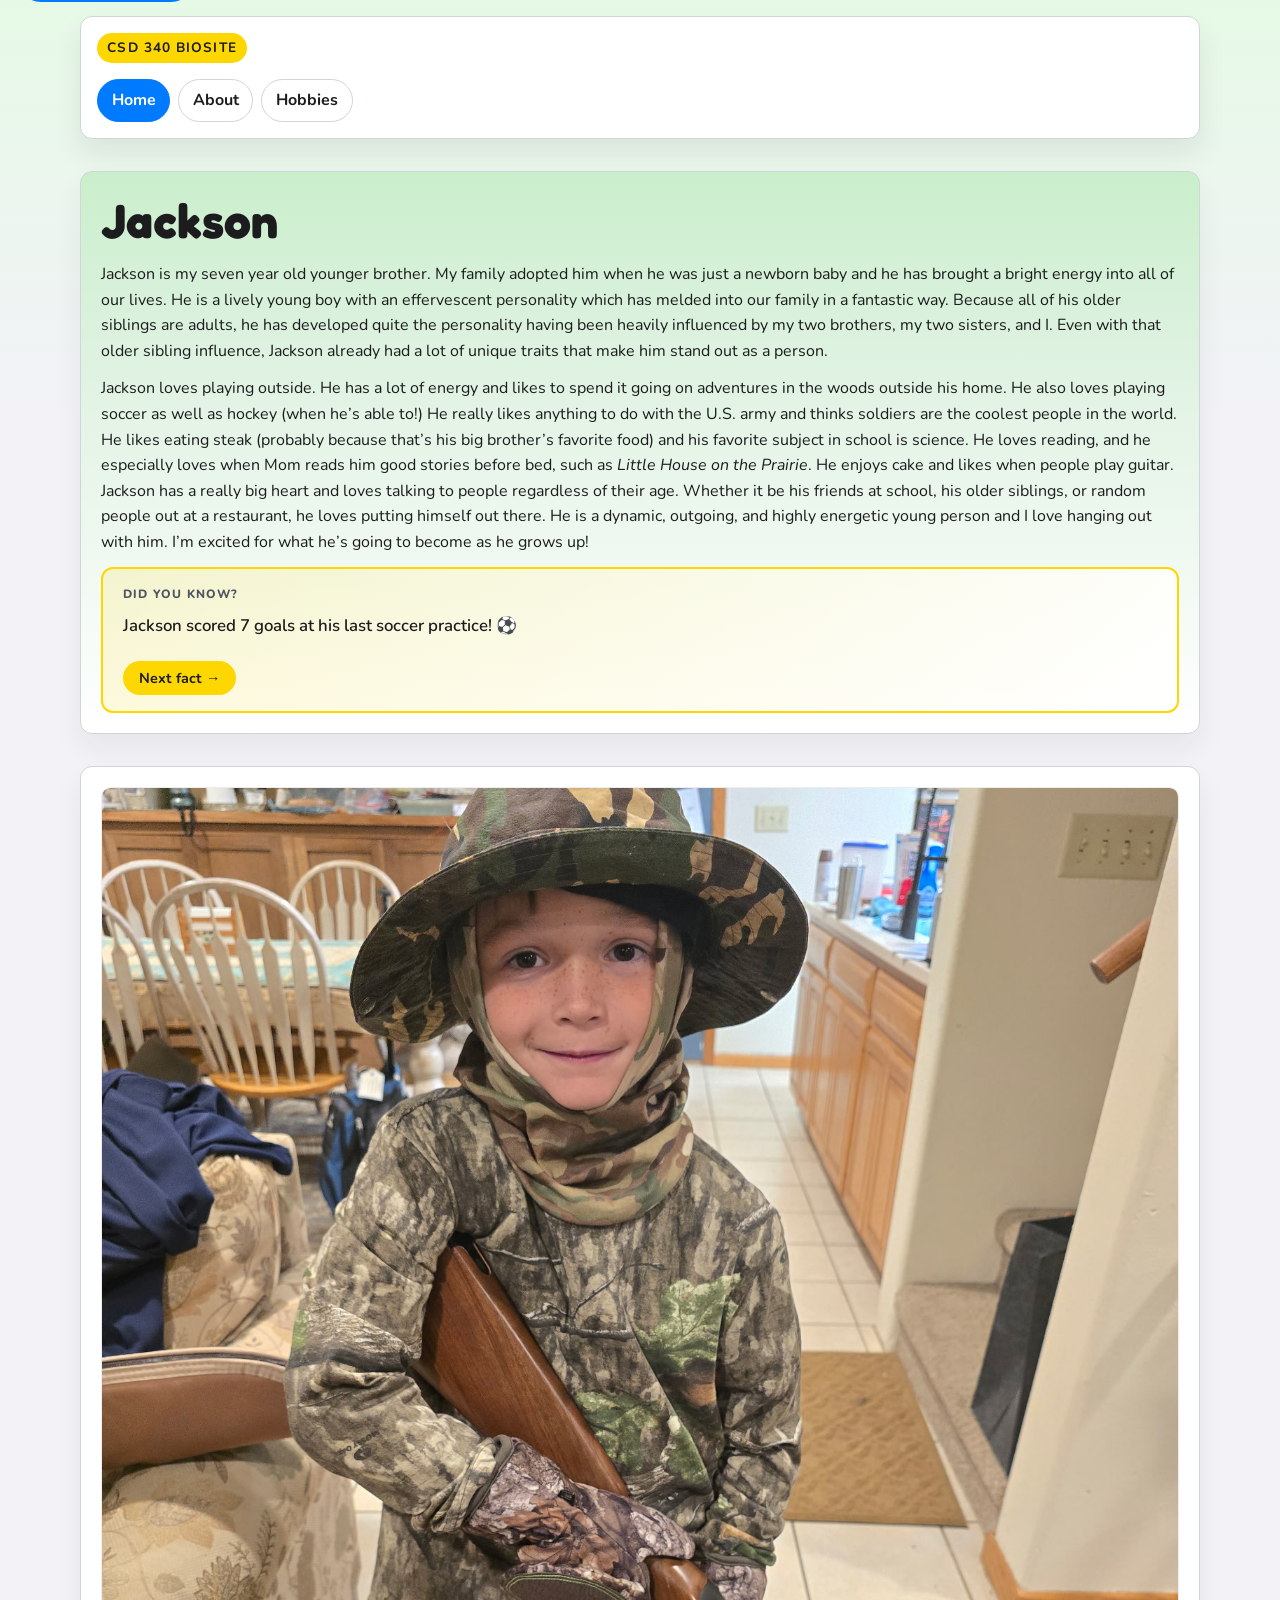
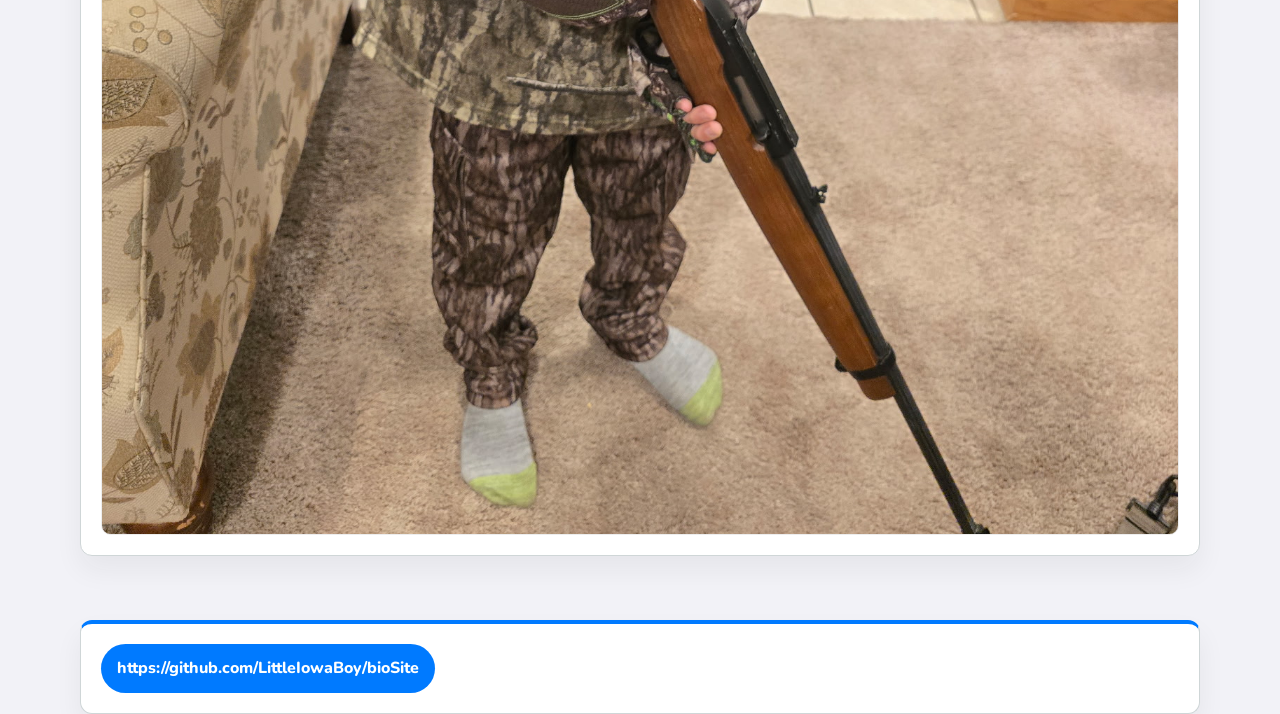
<file: index.html>
<!DOCTYPE html>
<html lang="en">
<head>
  <meta charset="UTF-8">
  <meta name="viewport" content="width=device-width, initial-scale=1.0">
  <meta name="description" content="Meet Jackson, a lively seven-year-old with a big heart, a love of adventure, and an energy that lights up every room.">
  <title>Jackson's bioSite | Home</title>
  <link rel="stylesheet" href="site.css">
</head>
<body>
  <a class="skip-link" href="#main-content">Skip to main content</a>
  <header class="site-header">
    <div class="site-shell header-bar">
      <div class="brand-block">
        <p class="page-tag">CSD 340 bioSite</p>
      </div>
      <nav aria-label="Primary navigation">
        <ul class="nav-list">
          <li><a aria-current="page" href="index.html">Home</a></li>
          <li><a href="about.html">About</a></li>
          <li><a href="hobbies.html">Hobbies</a></li>
        </ul>
      </nav>
    </div>
  </header>

  <main id="main-content">
    <section class="site-shell hero">
      <div class="hero-copy">
        <h1>Jackson</h1>
        <p>Jackson is my seven year old younger brother. My family adopted him when he was just a newborn baby and he has brought a bright energy into all of our lives. He is a lively young boy with an effervescent personality which has melded into our family in a fantastic way. Because all of his older siblings are adults, he has developed quite the personality having been heavily influenced by my two brothers, my two sisters, and I. Even with that older sibling influence, Jackson already had a lot of unique traits that make him stand out as a person.</p>
        <p>Jackson loves playing outside. He has a lot of energy and likes to spend it going on adventures in the woods outside his home. He also loves playing soccer as well as hockey (when he&rsquo;s able to!) He really likes anything to do with the U.S. army and thinks soldiers are the coolest people in the world. He likes eating steak (probably because that&rsquo;s his big brother&rsquo;s favorite food) and his favorite subject in school is science. He loves reading, and he especially loves when Mom reads him good stories before bed, such as <em>Little House on the Prairie</em>. He enjoys cake and likes when people play guitar. Jackson has a really big heart and loves talking to people regardless of their age. Whether it be his friends at school, his older siblings, or random people out at a restaurant, he loves putting himself out there. He is a dynamic, outgoing, and highly energetic young person and I love hanging out with him. I&rsquo;m excited for what he&rsquo;s going to become as he grows up!</p>
        <div class="fact-rotator" id="fact-rotator" aria-live="polite">
          <span class="fact-label">Did you know?</span>
          <p class="fact-text" id="fact-text">Jackson scored 7 goals at his last soccer practice! &#x26BD;</p>
          <button class="fact-btn" id="fact-next">Next fact &rarr;</button>
        </div>
      </div>
    </section>

    <section class="site-shell section-block">
      <div class="card-grid">
        <figure class="content-card media-figure">
          <img src="images/jackson.jpg" alt="Jackson is my seven year old younger brother.">
        </figure>
      </div>
    </section>
  </main>

  <footer class="site-shell">
    <div class="footer-card">
      <a class="external-link" href="https://github.com/LittleIowaBoy/bioSite" target="_blank" rel="noopener noreferrer">https://github.com/LittleIowaBoy/bioSite</a>
    </div>
  </footer>
  <script src="site.js"></script>
</body>
</html>
</file>
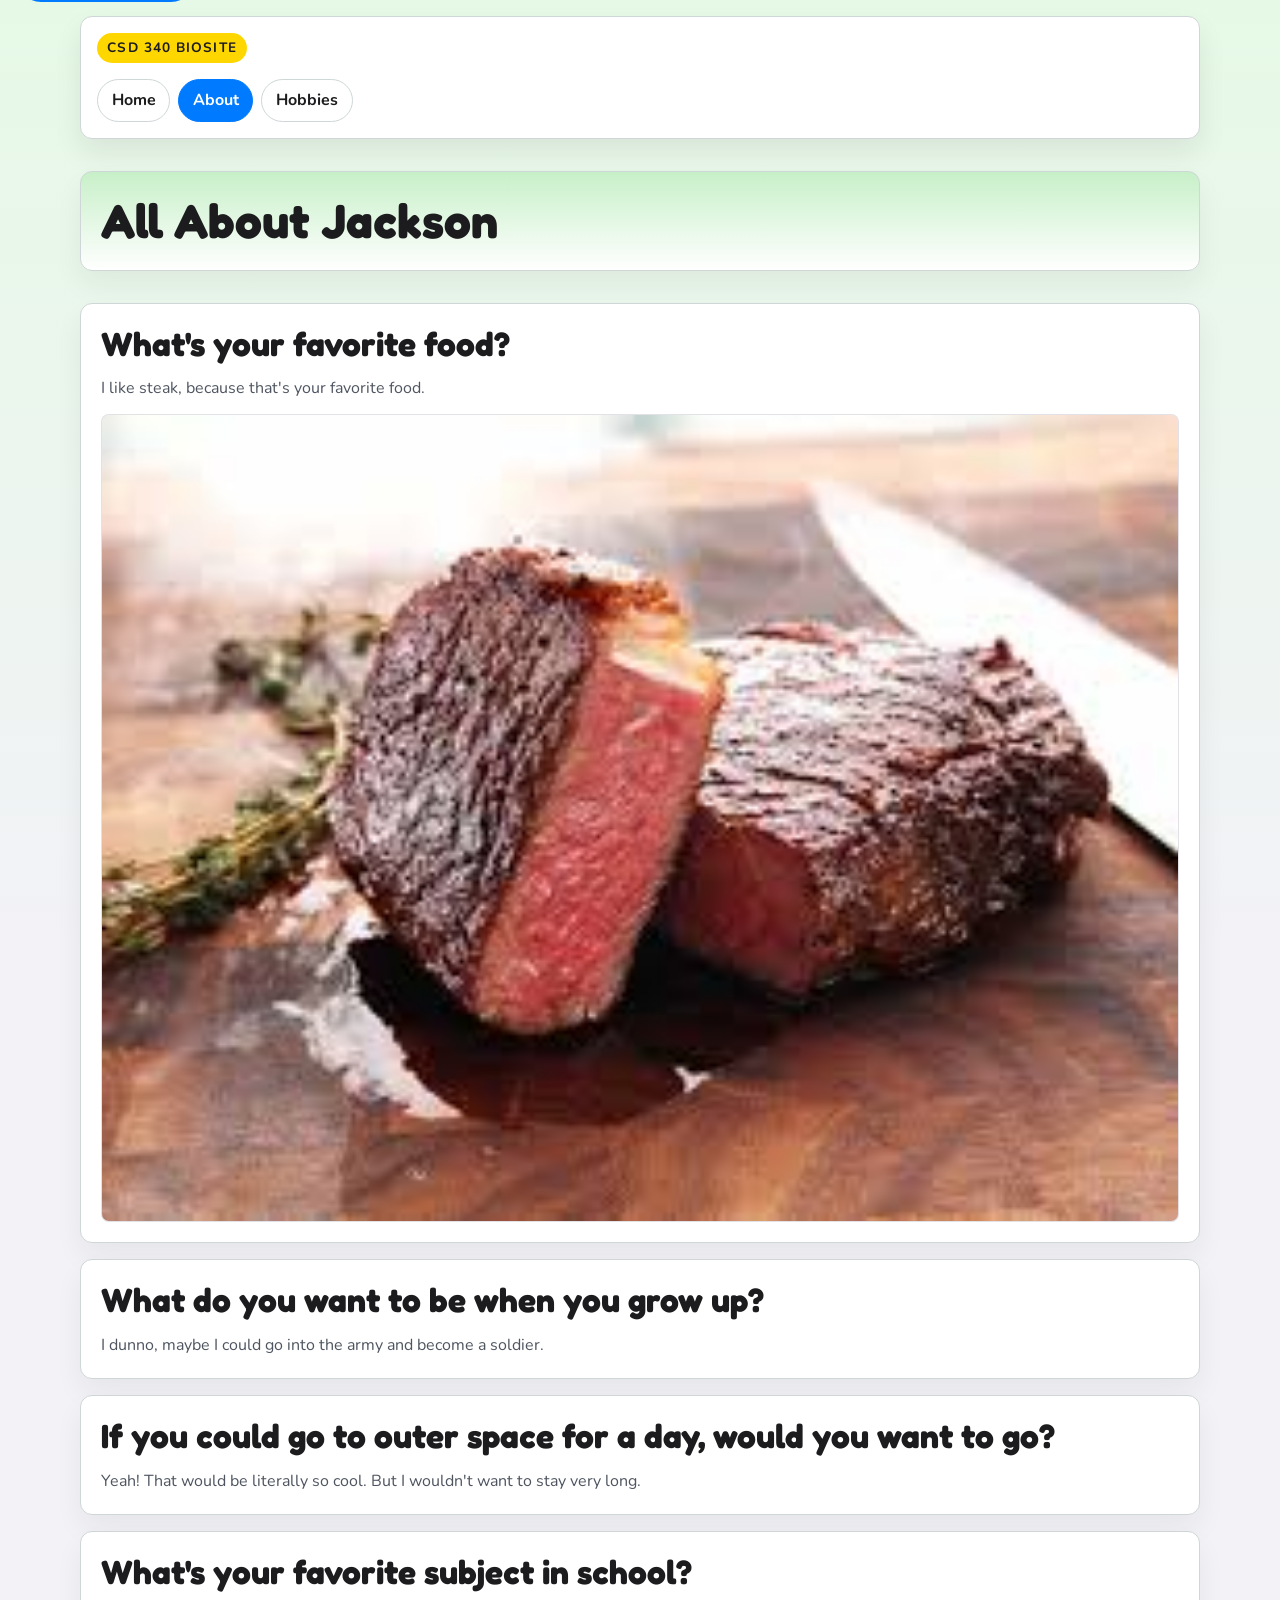
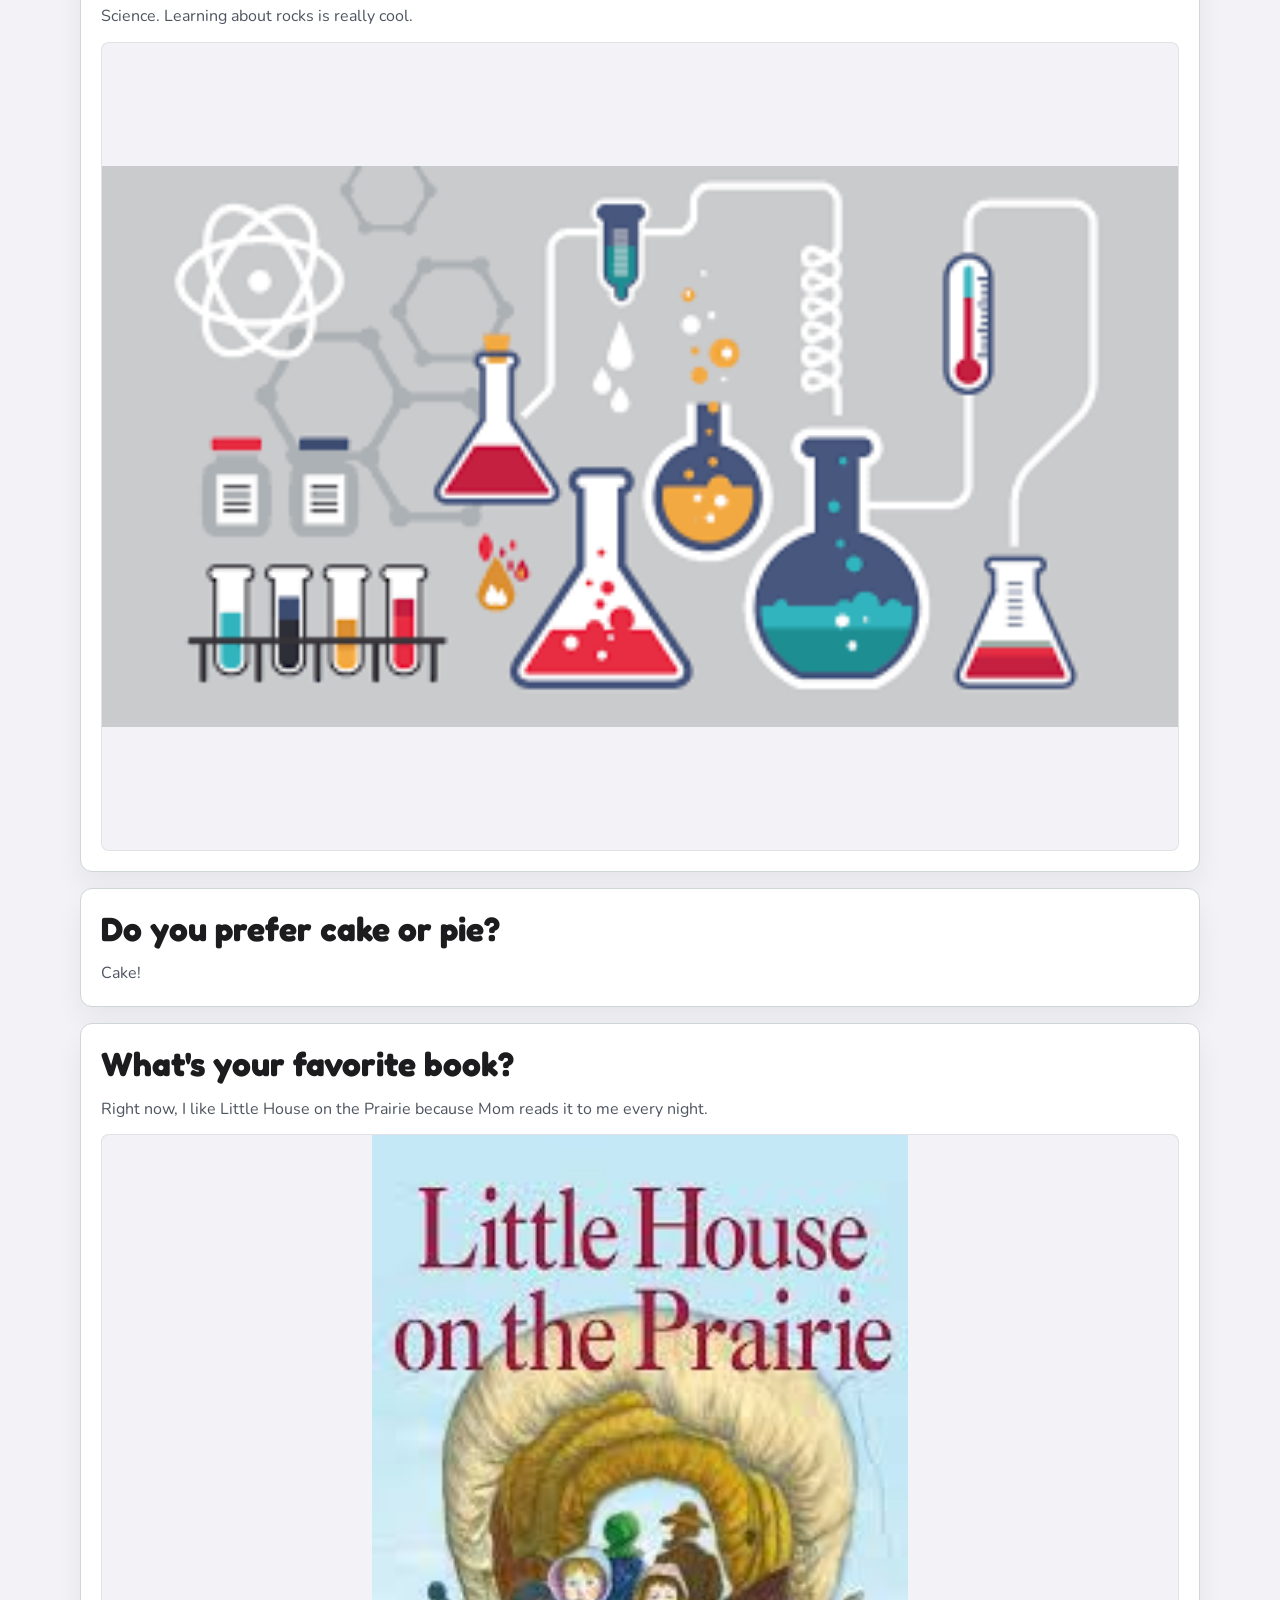
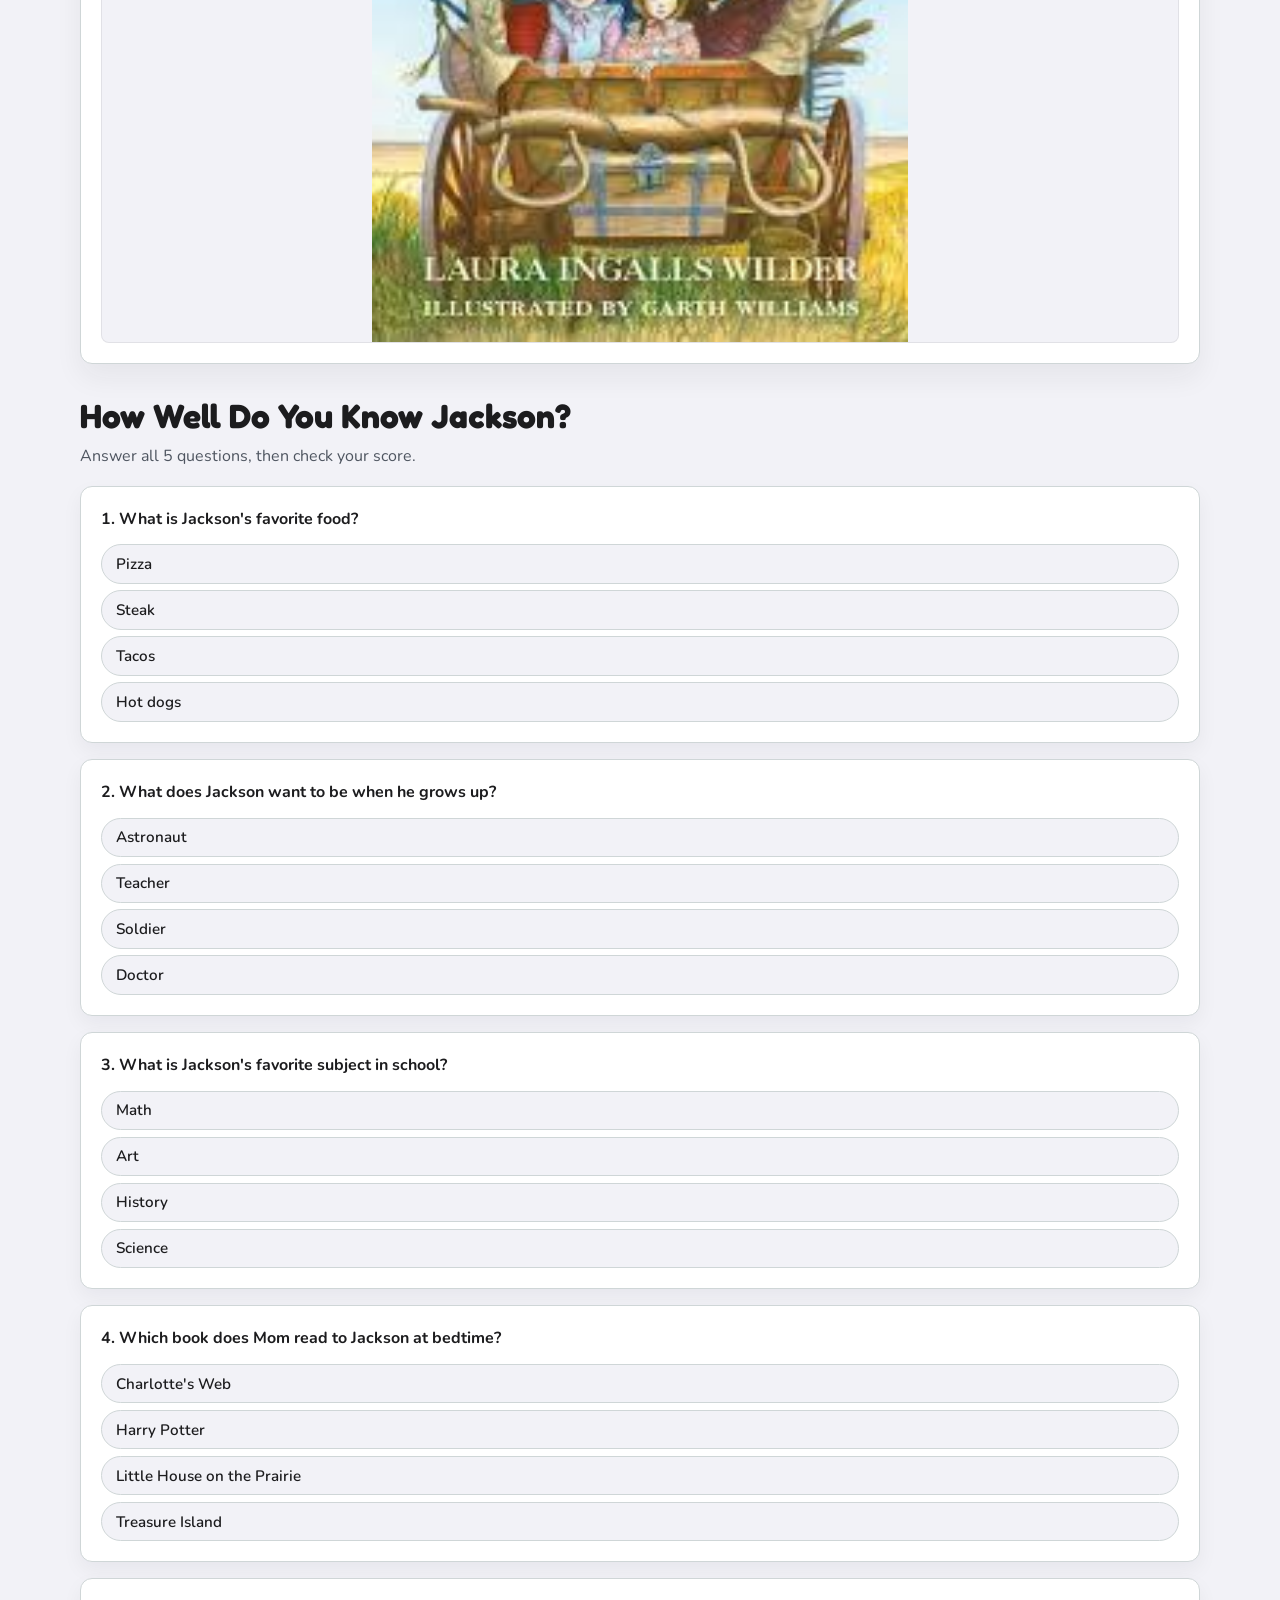
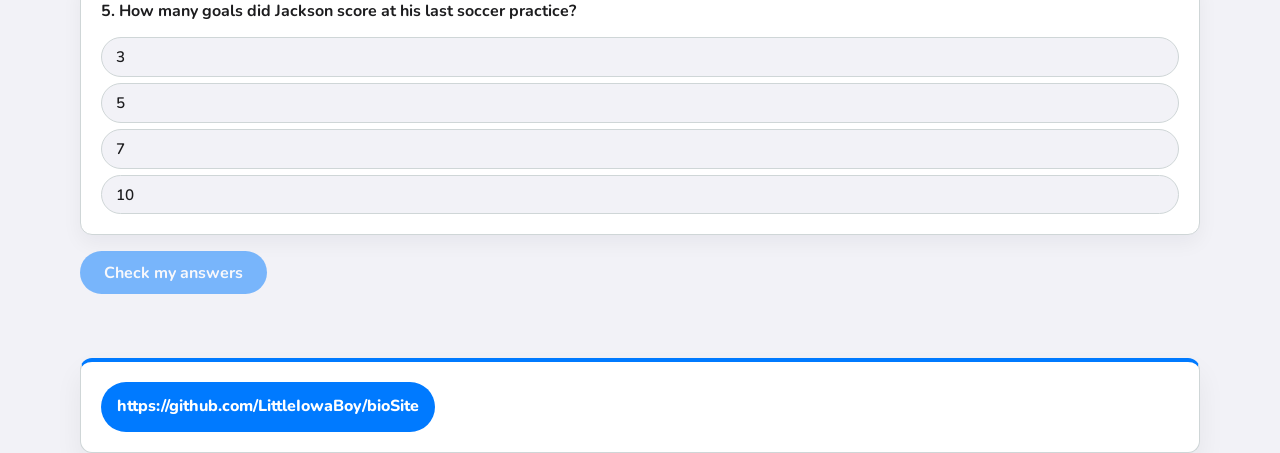
<file: about.html>
<!DOCTYPE html>
<html lang="en">
<head>
  <meta charset="UTF-8">
  <meta name="viewport" content="width=device-width, initial-scale=1.0">
  <meta name="description" content="Get to know Jackson through a fun Q&amp;A about his favorite food, school subjects, and dreams for the future.">
  <title>Jackson's bioSite | About</title>
  <link rel="stylesheet" href="site.css">
</head>
<body>
  <a class="skip-link" href="#main-content">Skip to main content</a>
  <header class="site-header">
    <div class="site-shell header-bar">
      <div class="brand-block">
        <p class="page-tag">CSD 340 bioSite</p>
      </div>
      <nav aria-label="Primary navigation">
        <ul class="nav-list">
          <li><a href="index.html">Home</a></li>
          <li><a aria-current="page" href="about.html">About</a></li>
          <li><a href="hobbies.html">Hobbies</a></li>
        </ul>
      </nav>
    </div>
  </header>

  <main id="main-content">
    <section class="site-shell hero">
      <div class="hero-copy">
        <h1>All About Jackson</h1>
      </div>
    </section>

    <section class="site-shell section-block">
      <div class="card-grid">
        <article class="content-card">
          <h2>What's your favorite food?</h2>
          <p>I like steak, because that's your favorite food.</p>
          <img class="card-img" src="images/steak.jpg" alt="A grilled steak.">
        </article>
        <article class="content-card">
          <h2>What do you want to be when you grow up?</h2>
          <p>I dunno, maybe I could go into the army and become a soldier.</p>
        </article>
        <article class="content-card">
          <h2>If you could go to outer space for a day, would you want to go?</h2>
          <p>Yeah! That would be literally so cool. But I wouldn't want to stay very long.</p>
        </article>
        <article class="content-card">
          <h2>What's your favorite subject in school?</h2>
          <p>Science. Learning about rocks is really cool.</p>
          <img class="card-img" src="images/science.png" alt="Science and rocks illustration.">
        </article>
        <article class="content-card">
          <h2>Do you prefer cake or pie?</h2>
          <p>Cake!</p>
        </article>
        <article class="content-card">
          <h2>What's your favorite book?</h2>
          <p>Right now, I like Little House on the Prairie because Mom reads it to me every night.</p>
          <img class="card-img" src="images/little_house.jpg" alt="Little House on the Prairie book cover.">
        </article>
      </div>
    </section>

    <section class="site-shell section-block">
      <div class="section-heading">
        <h2>How Well Do You Know Jackson?</h2>
        <p>Answer all 5 questions, then check your score.</p>
      </div>
      <div id="quiz-container"></div>
    </section>
  </main>

  <footer class="site-shell">
    <div class="footer-card">
      <a class="external-link" href="https://github.com/LittleIowaBoy/bioSite" target="_blank" rel="noopener noreferrer">https://github.com/LittleIowaBoy/bioSite</a>
    </div>
  </footer>
  <script src="site.js"></script>
</body>
</html>
</file>
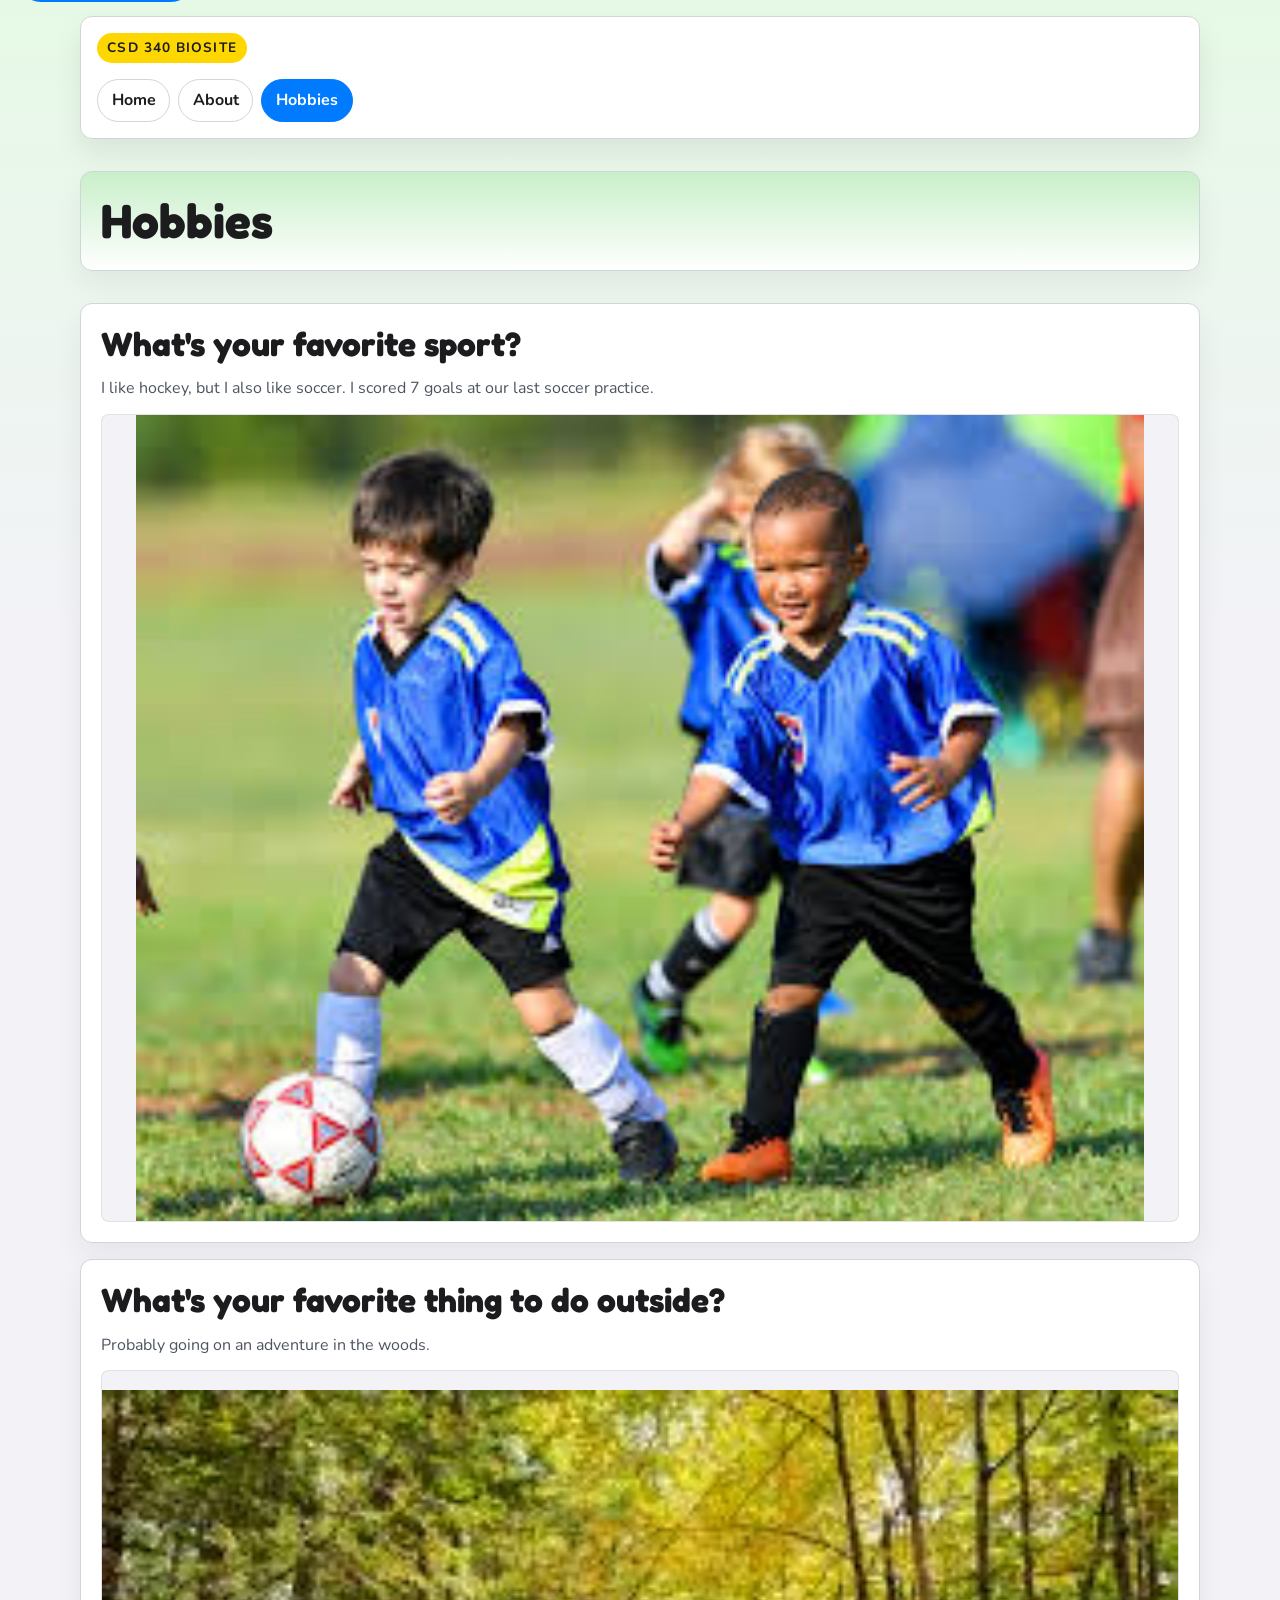
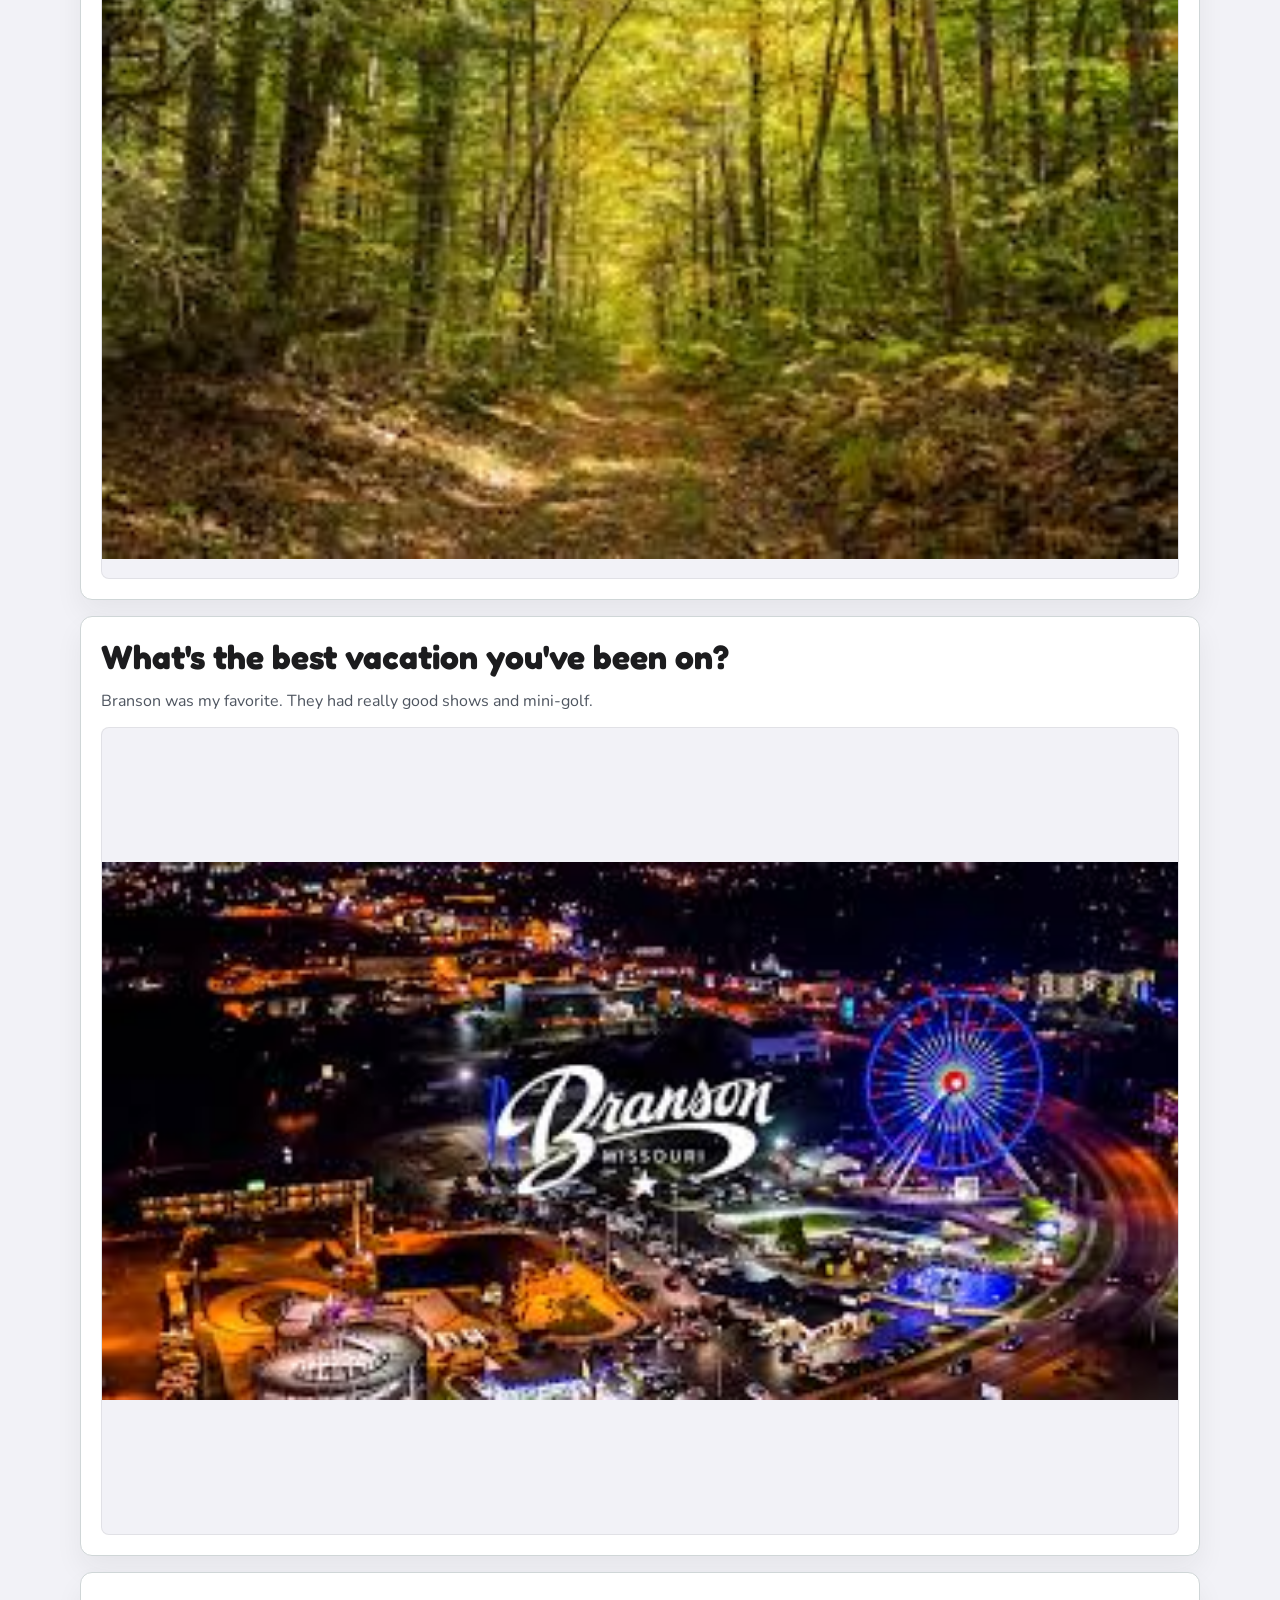
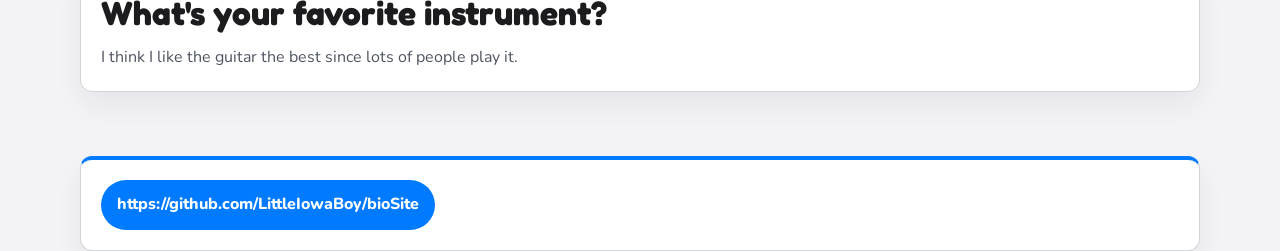
<file: hobbies.html>
<!DOCTYPE html>
<html lang="en">
<head>
  <meta charset="UTF-8">
  <meta name="viewport" content="width=device-width, initial-scale=1.0">
  <meta name="description" content="Explore Jackson's hobbies — from hockey and soccer to woodland adventures and Branson vacations.">
  <title>Jackson's bioSite | Hobbies</title>
  <link rel="stylesheet" href="site.css">
</head>
<body>
  <a class="skip-link" href="#main-content">Skip to main content</a>
  <header class="site-header">
    <div class="site-shell header-bar">
      <div class="brand-block">
        <p class="page-tag">CSD 340 bioSite</p>
      </div>
      <nav aria-label="Primary navigation">
        <ul class="nav-list">
          <li><a href="index.html">Home</a></li>
          <li><a href="about.html">About</a></li>
          <li><a aria-current="page" href="hobbies.html">Hobbies</a></li>
        </ul>
      </nav>
    </div>
  </header>

  <main id="main-content">
    <section class="site-shell hero">
      <div class="hero-copy">
        <h1>Hobbies</h1>
      </div>
    </section>

    <section class="site-shell section-block">
      <div class="card-grid">
        <article class="content-card">
          <h2>What's your favorite sport?</h2>
          <p>I like hockey, but I also like soccer. I scored 7 goals at our last soccer practice.</p>
          <img class="card-img" src="images/kids_soccer.jpg" alt="Kids playing soccer.">
        </article>
        <article class="content-card">
          <h2>What's your favorite thing to do outside?</h2>
          <p>Probably going on an adventure in the woods.</p>
          <img class="card-img" src="images/forest.jpg" alt="A forest path for an adventure.">
        </article>
        <article class="content-card">
          <h2>What's the best vacation you've been on?</h2>
          <p>Branson was my favorite. They had really good shows and mini-golf.</p>
          <img class="card-img" src="images/branson.jpg" alt="Branson, Missouri vacation scene.">
        </article>
        <article class="content-card">
          <h2>What's your favorite instrument?</h2>
          <p>I think I like the guitar the best since lots of people play it.</p>
        </article>
      </div>
    </section>
  </main>

  <footer class="site-shell">
    <div class="footer-card">
      <a class="external-link" href="https://github.com/LittleIowaBoy/bioSite" target="_blank" rel="noopener noreferrer">https://github.com/LittleIowaBoy/bioSite</a>
    </div>
  </footer>
  <script src="site.js"></script>
</body>
</html>
</file>
<file: site.css>
@import url("https://fonts.googleapis.com/css2?family=Fredoka+One&family=Nunito:wght@400;600;700;800&display=swap");

:root {
  --color-background: #f2f2f7;
  --color-surface: #ffffff;
  --color-border: #cfd6d7;
  --color-text: #1c1c1e;
  --color-muted: #4e5560;
  --color-accent: #007aff;
  --color-highlight: #ffd700;
  --color-support: #32cd32;
  --font-heading: "Fredoka One", "Trebuchet MS", sans-serif;
  --font-body: "Nunito", Arial, Helvetica, sans-serif;
  --space-1: 0.5rem;
  --space-2: 1rem;
  --space-3: 1.5rem;
  --space-4: 2rem;
  --radius: 0.75rem;
  --site-width: 70rem;
}

* {
  box-sizing: border-box;
}

body {
  margin: 0;
  font-family: var(--font-body);
  line-height: 1.6;
  color: var(--color-text);
  background:
    linear-gradient(180deg, rgba(50, 205, 50, 0.12) 0%, rgba(242, 242, 247, 1) 18%, rgba(242, 242, 247, 1) 100%);
}

a {
  color: var(--color-accent);
  transition: color 160ms ease, background-color 160ms ease, border-color 160ms ease;
}

a:hover,
a:focus-visible {
  color: var(--color-text);
}

h1,
h2,
h3 {
  margin: 0;
  font-family: var(--font-heading);
  line-height: 1.2;
}

h1 {
  font-size: clamp(2rem, 1.8rem + 1.5vw, 3rem);
}

h2 {
  font-size: clamp(1.5rem, 1.3rem + 1vw, 2.2rem);
}

h3 {
  font-size: 1.2rem;
}

p,
ul,
figure,
blockquote {
  margin: 0;
}

ul {
  padding-left: 1.25rem;
}

img {
  display: block;
  max-width: 100%;
}

.skip-link {
  position: absolute;
  left: 1rem;
  top: -3rem;
  padding: 0.75rem 1rem;
  background: var(--color-accent);
  color: var(--color-surface);
  text-decoration: none;
  border-radius: 999px;
}

.skip-link:focus {
  top: 1rem;
}

.site-shell {
  width: min(calc(100% - 2rem), var(--site-width));
  margin: 0 auto;
}

.page-tag {
  display: inline-flex;
  align-items: center;
  width: fit-content;
  padding: 0.25rem 0.65rem;
  border-radius: 999px;
  font-size: 0.85rem;
  font-weight: 700;
  letter-spacing: 0.08em;
  text-transform: uppercase;
  color: var(--color-text);
  background: var(--color-highlight);
}

.site-header {
  padding: var(--space-2) 0;
}

.header-bar {
  display: grid;
  gap: var(--space-2);
  padding: var(--space-2);
  border: 1px solid var(--color-border);
  border-radius: var(--radius);
  background: var(--color-surface);
  box-shadow: 0 14px 28px rgba(28, 28, 30, 0.08);
}

.brand-block {
  display: grid;
  gap: 0.25rem;
}

.nav-list {
  display: flex;
  flex-wrap: wrap;
  gap: 0.5rem;
  margin: 0;
  padding: 0;
  list-style: none;
}

.nav-list a {
  display: inline-block;
  padding: 0.5rem 0.85rem;
  border: 1px solid var(--color-border);
  border-radius: 999px;
  text-decoration: none;
  color: var(--color-text);
  background: var(--color-surface);
  font-weight: 700;
}

.nav-list a[aria-current="page"] {
  background: var(--color-accent);
  border-color: var(--color-accent);
  color: var(--color-surface);
}

.nav-list a:hover,
.nav-list a:focus-visible {
  background: var(--color-accent);
  border-color: var(--color-accent);
  color: var(--color-surface);
}

main {
  padding-bottom: var(--space-4);
}

.hero {
  display: grid;
  gap: var(--space-2);
  padding: var(--space-2) 0 var(--space-4);
}

.hero-copy,
.content-card,
.footer-card {
  display: grid;
  gap: 0.75rem;
  padding: 1.25rem;
  border: 1px solid var(--color-border);
  border-radius: var(--radius);
  background: var(--color-surface);
  box-shadow: 0 14px 28px rgba(28, 28, 30, 0.06);
}

.hero-copy {
  background: linear-gradient(180deg, rgba(50, 205, 50, 0.18) 0%, rgba(255, 255, 255, 0.98) 100%);
}

.hero-side,
.card-grid {
  display: grid;
  gap: var(--space-2);
}

.media-layout {
  display: grid;
  gap: var(--space-2);
}

.section-block {
  padding-bottom: var(--space-4);
}

.section-heading {
  display: grid;
  gap: 0.5rem;
  margin-bottom: var(--space-2);
}

.section-heading p,
.content-card p,
.content-card li,
.footer-card p {
  color: var(--color-muted);
}

.placeholder-box {
  min-height: 6rem;
  padding: 1rem;
  border: 2px dashed var(--color-highlight);
  border-radius: var(--radius);
  background: var(--color-background);
  color: var(--color-muted);
}

.fact-list {
  display: grid;
  gap: 0.5rem;
  padding-left: 1.1rem;
}

.media-figure {
  margin: 0;
  align-content: start;
}

.media-figure img {
  width: 100%;
  aspect-ratio: 4 / 5;
  object-fit: cover;
  border-radius: calc(var(--radius) - 0.15rem);
  border: 1px solid rgba(28, 28, 30, 0.08);
}

.card-img {
  display: block;
  width: 200px;
  height: 200px;
  object-fit: contain;
  border-radius: calc(var(--radius) - 0.25rem);
  border: 1px solid rgba(28, 28, 30, 0.08);
}

.link-card {
  background: linear-gradient(180deg, rgba(255, 215, 0, 0.18) 0%, rgba(255, 255, 255, 1) 100%);
}

.external-link {
  display: inline-flex;
  align-items: center;
  width: fit-content;
  padding: 0.75rem 1rem;
  border-radius: 999px;
  background: var(--color-accent);
  color: var(--color-surface);
  text-decoration: none;
  font-weight: 800;
}

.external-link:hover,
.external-link:focus-visible {
  color: var(--color-surface);
  background: #005fcc;
}

.content-card h3,
.footer-card h2,
.hero-copy h1,
.hero-side h2,
.section-heading h2 {
  color: var(--color-text);
}

.footer-card {
  border-top: 4px solid var(--color-accent);
}

.placeholder-list {
  display: grid;
  gap: 0.4rem;
}

/* ═══ Stage 1 — polish ═══════════════════════════════════════ */

/* Card entrance animation */
@keyframes fadeSlideUp {
  from {
    opacity: 0;
    transform: translateY(16px);
  }
  to {
    opacity: 1;
    transform: translateY(0);
  }
}

.hero-copy {
  animation: fadeSlideUp 0.4s ease both;
}

.content-card {
  animation: fadeSlideUp 0.45s ease both;
  transition: transform 200ms ease, box-shadow 200ms ease;
}

.card-grid > .content-card:nth-child(1) { animation-delay: 0.05s; }
.card-grid > .content-card:nth-child(2) { animation-delay: 0.10s; }
.card-grid > .content-card:nth-child(3) { animation-delay: 0.15s; }
.card-grid > .content-card:nth-child(4) { animation-delay: 0.20s; }
.card-grid > .content-card:nth-child(5) { animation-delay: 0.25s; }
.card-grid > .content-card:nth-child(6) { animation-delay: 0.30s; }

/* Card hover lift */
.content-card:hover {
  transform: translateY(-4px);
  box-shadow: 0 22px 44px rgba(28, 28, 30, 0.13);
}

/* Fluid card images — overrides fixed 200 × 200 */
.card-img {
  width: 100%;
  height: auto;
  aspect-ratio: 4 / 3;
  object-fit: contain;
  background: var(--color-background);
  cursor: zoom-in;
}

.media-figure img {
  cursor: zoom-in;
}

/* Dark mode */
@media (prefers-color-scheme: dark) {
  :root {
    --color-background: #1a2e1a;
    --color-surface:    #213521;
    --color-border:     #2e4a2e;
    --color-text:       #f2f2f7;
    --color-muted:      #b8c8b8;
    --color-accent:     #4da6ff;
    --color-highlight:  #ffd84d;
    --color-support:    #4ddb4d;
  }

  body {
    background: linear-gradient(
      180deg,
      rgba(50, 205, 50, 0.18) 0%,
      #1a2e1a 18%,
      #1a2e1a 100%
    );
  }

  .hero-copy {
    background: linear-gradient(
      180deg,
      rgba(50, 205, 50, 0.20) 0%,
      rgba(33, 53, 33, 0.98) 100%
    );
  }

  /* Shadows are invisible on dark bg — use black-based depth instead */
  .header-bar {
    box-shadow: 0 14px 28px rgba(0, 0, 0, 0.40);
  }

  .hero-copy,
  .content-card,
  .footer-card {
    box-shadow: 0 14px 28px rgba(0, 0, 0, 0.35);
  }

  .quiz-question {
    box-shadow: 0 8px 20px rgba(0, 0, 0, 0.30);
  }
}

/* ═══ Stage 2 — interactive features ════════════════════════ */

/* Fact rotator */
.fact-rotator {
  display: grid;
  gap: 0.5rem;
  padding: 1rem 1.25rem;
  border: 2px solid var(--color-highlight);
  border-radius: var(--radius);
  background: linear-gradient(135deg, rgba(255, 215, 0, 0.15) 0%, var(--color-surface) 100%);
}

.fact-label {
  font-size: 0.75rem;
  font-weight: 800;
  letter-spacing: 0.1em;
  text-transform: uppercase;
  color: var(--color-muted);
}

.fact-text {
  margin: 0;
  font-weight: 600;
  font-size: 1.05rem;
  color: var(--color-text);
  min-height: 2.4em;
  transition: opacity 300ms ease;
}

.fact-text.fading {
  opacity: 0;
}

.fact-btn {
  justify-self: start;
  padding: 0.45rem 1rem;
  border: none;
  border-radius: 999px;
  background: var(--color-highlight);
  color: var(--color-text);
  font-family: var(--font-body);
  font-weight: 700;
  font-size: 0.9rem;
  cursor: pointer;
  transition: background 160ms ease, transform 160ms ease;
}

.fact-btn:hover,
.fact-btn:focus-visible {
  background: #e6c200;
  transform: translateY(-1px);
}

/* Quiz */
.quiz-wrap {
  display: grid;
  gap: var(--space-2);
}

.quiz-question {
  display: grid;
  gap: 0.75rem;
  padding: 1.25rem;
  border: 1px solid var(--color-border);
  border-radius: var(--radius);
  background: var(--color-surface);
  box-shadow: 0 8px 20px rgba(28, 28, 30, 0.05);
}

.quiz-question p {
  margin: 0;
  font-weight: 700;
  color: var(--color-text) !important;
}

.quiz-options {
  display: grid;
  gap: 0.4rem;
}

.quiz-option {
  display: flex;
  align-items: center;
  padding: 0.55rem 0.85rem;
  border: 1.5px solid var(--color-border);
  border-radius: 999px;
  background: var(--color-background);
  font-family: var(--font-body);
  font-size: 0.95rem;
  font-weight: 600;
  cursor: pointer;
  text-align: left;
  color: var(--color-text);
  transition: border-color 160ms ease, background 160ms ease;
}

.quiz-option:hover:not(:disabled) {
  border-color: var(--color-accent);
  background: var(--color-surface);
}

.quiz-option.correct {
  border-color: var(--color-support);
  background: rgba(50, 205, 50, 0.12);
}

.quiz-option.incorrect {
  border-color: #ff3b30;
  background: rgba(255, 59, 48, 0.1);
}

.quiz-submit {
  justify-self: start;
  padding: 0.65rem 1.5rem;
  border: none;
  border-radius: 999px;
  background: var(--color-accent);
  color: #fff;
  font-family: var(--font-body);
  font-weight: 700;
  font-size: 1rem;
  cursor: pointer;
  transition: background 160ms ease, transform 160ms ease;
}

.quiz-submit:hover:not(:disabled),
.quiz-submit:focus-visible:not(:disabled) {
  background: #005fcc;
  transform: translateY(-1px);
}

.quiz-submit:disabled {
  opacity: 0.5;
  cursor: default;
}

.quiz-result {
  display: none;
  padding: 1.25rem;
  border-radius: var(--radius);
  text-align: center;
  font-family: var(--font-heading);
  font-size: 1.5rem;
  border: 2px solid var(--color-support);
  background: rgba(50, 205, 50, 0.1);
  color: var(--color-text);
}

/* Lightbox */
.lightbox-overlay {
  display: none;
  position: fixed;
  inset: 0;
  background: rgba(0, 0, 0, 0.88);
  z-index: 1000;
  align-items: center;
  justify-content: center;
  padding: var(--space-2);
}

.lightbox-overlay.open {
  display: flex;
}

.lightbox-img {
  max-width: 90vw;
  max-height: 85vh;
  border-radius: var(--radius);
  box-shadow: 0 30px 80px rgba(0, 0, 0, 0.6);
  object-fit: contain;
}

.lightbox-close {
  position: fixed;
  top: 1rem;
  right: 1rem;
  width: 2.5rem;
  height: 2.5rem;
  display: flex;
  align-items: center;
  justify-content: center;
  border: none;
  border-radius: 50%;
  background: rgba(255, 255, 255, 0.15);
  color: #fff;
  font-size: 1.25rem;
  cursor: pointer;
  transition: background 160ms ease;
}

.lightbox-close:hover,
.lightbox-close:focus-visible {
  background: rgba(255, 255, 255, 0.3);
}
</file>
